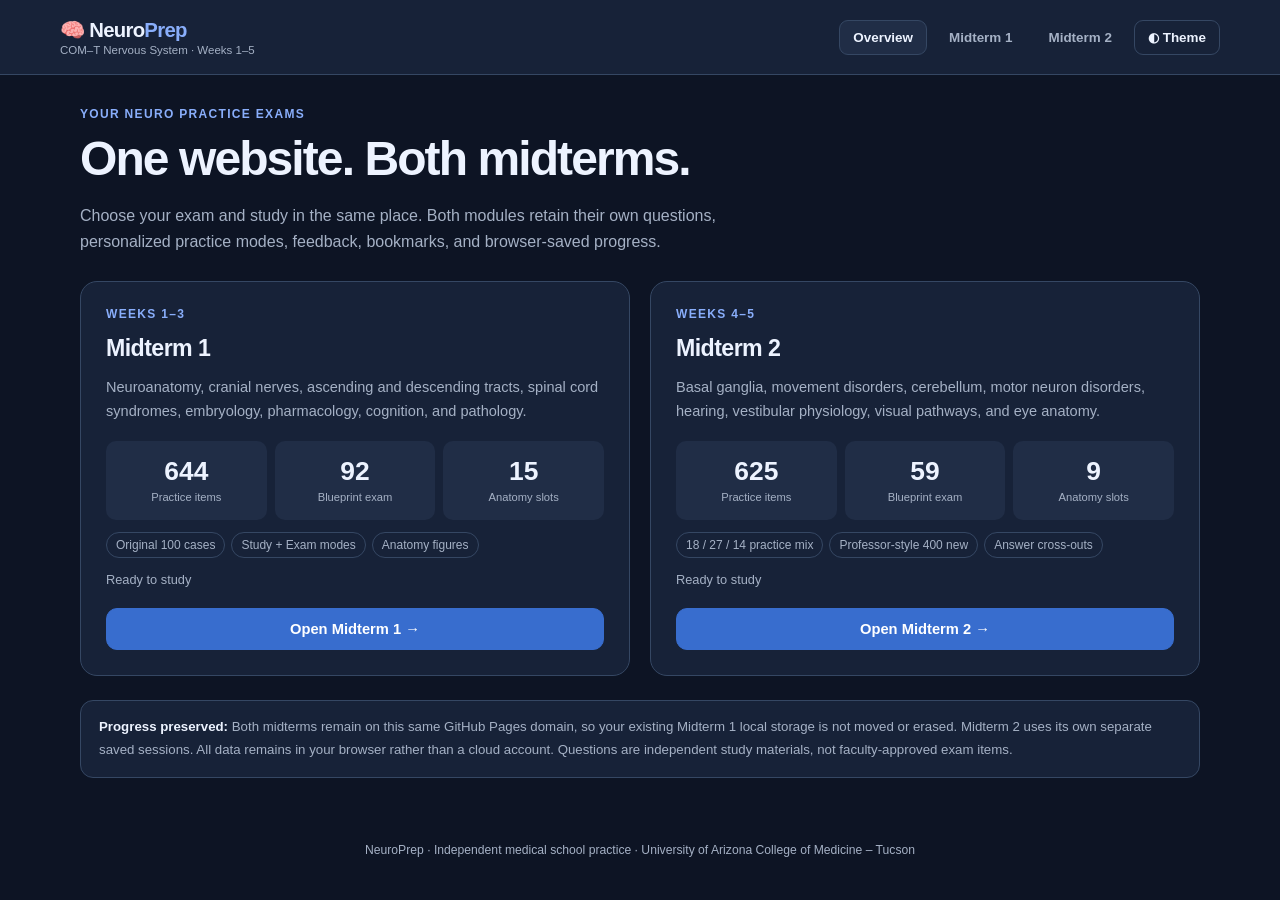
<file: index.html>
<!doctype html><html lang="en"><head><meta charset="utf-8"><meta name="viewport" content="width=device-width,initial-scale=1"><meta name="theme-color" content="#111b2e"><meta name="description" content="NeuroPrep: one study hub for Nervous System Midterms 1 and 2."><title>NeuroPrep | Study Hub</title>
<style>
:root{font-family:Inter,-apple-system,BlinkMacSystemFont,"Segoe UI",Arial,sans-serif;color-scheme:dark;--bg:#0d1424;--panel:#172238;--panel2:#202d46;--text:#edf3ff;--muted:#a5b1c5;--border:#354763;--accent:#89aefb}
:root[data-theme=light]{color-scheme:light;--bg:#f4f7fc;--panel:#fff;--panel2:#edf2fa;--text:#172641;--muted:#61728a;--border:#d1dbea;--accent:#295dc5}
*{box-sizing:border-box}body{margin:0;background:var(--bg);color:var(--text)}button{cursor:pointer;font:inherit}a{color:inherit;text-decoration:none}.top{display:flex;align-items:center;justify-content:space-between;gap:20px;min-height:75px;padding:13px max(18px,calc((100% - 1160px)/2));border-bottom:1px solid var(--border);background:var(--panel);position:sticky;top:0;z-index:10}.brand{font-weight:850;font-size:1.27rem;letter-spacing:-.035em}.brand b{color:var(--accent)}.brand small{display:block;font-size:.72rem;color:var(--muted);font-weight:500;letter-spacing:0;margin-top:2px}.tabs{display:flex;gap:8px;flex-wrap:wrap;align-items:center}.tab,.theme{border-radius:9px;padding:9px 13px;border:1px solid transparent;color:var(--muted);background:transparent;font-size:.84rem;font-weight:680}.tab.active{border-color:var(--border);background:var(--panel2);color:var(--text)}.theme{border-color:var(--border);color:var(--text)}.tab:hover,.theme:hover{color:var(--text);background:var(--panel2)}
.container{max-width:1160px;margin:auto;padding:32px 20px 45px}.eyebrow{color:var(--accent);font-size:.75rem;font-weight:800;letter-spacing:.11em;text-transform:uppercase}h1{font-size:clamp(2rem,5vw,3rem);letter-spacing:-.04em;line-height:1.17;margin:10px 0 12px}h2{font-size:1.45rem;letter-spacing:-.025em;margin:2px 0}p{color:var(--muted);line-height:1.6}.lead{max-width:690px;font-size:1rem;margin-bottom:27px}.cards{display:grid;grid-template-columns:1fr 1fr;gap:20px}.card{border:1px solid var(--border);border-radius:17px;padding:25px;background:var(--panel);display:flex;flex-direction:column;gap:12px}.card p{font-size:.91rem;margin:0 0 6px;flex:1}.stats{display:grid;grid-template-columns:repeat(3,1fr);gap:8px}.stat{border-radius:10px;background:var(--panel2);padding:15px 7px;text-align:center}.stat strong{display:block;font-size:1.65rem}.stat small{font-size:.7rem;color:var(--muted)}.pills{display:flex;flex-wrap:wrap;gap:6px}.pill{border:1px solid var(--border);border-radius:999px;color:var(--muted);font-size:.75rem;padding:5px 9px}.btn{border-radius:11px;padding:12px 15px;background:#386dce;border:1px solid #386dce;color:#fff;font-weight:750;font-size:.92rem}.btn:hover{filter:brightness(1.12)}.note{margin-top:24px;border:1px solid var(--border);background:var(--panel);border-radius:13px;padding:15px 18px;color:var(--muted);font-size:.83rem;line-height:1.7}.note strong{color:var(--text)}.status{font-size:.8rem!important;color:var(--muted)}.stage{display:none}.stage.visible{display:block}.stagebar{display:flex;gap:10px;align-items:center;justify-content:space-between;flex-wrap:wrap;padding:13px max(18px,calc((100% - 1160px)/2));border-bottom:1px solid var(--border)}.stagelabel{font-size:.92rem;font-weight:750}.sub{font-size:.75rem;color:var(--muted)}.full{font-size:.81rem;font-weight:700;color:var(--accent)}iframe{display:block;border:0;width:100%;height:calc(100vh - 129px);min-height:500px;background:var(--bg)}footer{text-align:center;font-size:.76rem;color:var(--muted);padding:20px 12px}
@media(max-width:730px){.top{position:static;align-items:flex-start;flex-direction:column;gap:10px;padding:12px 14px}.container{padding:24px 14px}.cards{grid-template-columns:1fr}.card{padding:19px}.tab{padding:7px 9px;font-size:.81rem}.stagebar{padding:10px 14px}iframe{height:calc(100vh - 180px)}}
</style></head><body>
<header class="top"><a class="brand" href="#home">🧠 Neuro<b>Prep</b><small>COM–T Nervous System · Weeks 1–5</small></a><nav class="tabs" aria-label="Select exam"><button type="button" class="tab" data-view="home">Overview</button><button type="button" class="tab" data-view="midterm1">Midterm 1</button><button type="button" class="tab" data-view="midterm2">Midterm 2</button><button type="button" class="theme" id="theme">◐ Theme</button></nav></header>
<main>
<section id="overview" class="container"><div class="eyebrow">Your neuro practice exams</div><h1>One website. Both midterms.</h1><p class="lead">Choose your exam and study in the same place. Both modules retain their own questions, personalized practice modes, feedback, bookmarks, and browser-saved progress.</p>
<div class="cards">
<article class="card"><div class="eyebrow">Weeks 1–3</div><h2>Midterm 1</h2><p>Neuroanatomy, cranial nerves, ascending and descending tracts, spinal cord syndromes, embryology, pharmacology, cognition, and pathology.</p><div class="stats"><div class="stat"><strong>644</strong><small>Practice items</small></div><div class="stat"><strong>92</strong><small>Blueprint exam</small></div><div class="stat"><strong>15</strong><small>Anatomy slots</small></div></div><div class="pills"><span class="pill">Original 100 cases</span><span class="pill">Study + Exam modes</span><span class="pill">Anatomy figures</span></div><p id="m1status" class="status"></p><button type="button" class="btn" data-view="midterm1">Open Midterm 1 →</button></article>
<article class="card"><div class="eyebrow">Weeks 4–5</div><h2>Midterm 2</h2><p>Basal ganglia, movement disorders, cerebellum, motor neuron disorders, hearing, vestibular physiology, visual pathways, and eye anatomy.</p><div class="stats"><div class="stat"><strong>625</strong><small>Practice items</small></div><div class="stat"><strong>59</strong><small>Blueprint exam</small></div><div class="stat"><strong>9</strong><small>Anatomy slots</small></div></div><div class="pills"><span class="pill">18 / 27 / 14 practice mix</span><span class="pill">Professor-style 400 new</span><span class="pill">Answer cross-outs</span></div><p id="m2status" class="status"></p><button type="button" class="btn" data-view="midterm2">Open Midterm 2 →</button></article>
</div><div class="note"><strong>Progress preserved:</strong> Both midterms remain on this same GitHub Pages domain, so your existing Midterm 1 local storage is not moved or erased. Midterm 2 uses its own separate saved sessions. All data remains in your browser rather than a cloud account. Questions are independent study materials, not faculty-approved exam items.</div></section>
<section id="stage" class="stage" aria-label="Practice module"><div class="stagebar"><div class="stagelabel" id="stagelabel">Midterm 1 <span class="sub">• Separate question bank, shared study hub</span></div><div><a class="full" id="full" href="./midterm1.html" target="_blank" rel="noopener">Open in full page ↗</a> <button type="button" class="theme" data-view="home">All exams</button></div></div><iframe id="practice" title="NeuroPrep practice session" loading="eager"></iframe></section>
</main><footer>NeuroPrep · Independent medical school practice · University of Arizona College of Medicine – Tucson</footer>
<script>
(function(){
var root=document.documentElement,valid={home:1,midterm1:1,midterm2:1},tabs=document.querySelectorAll("[data-view]"),frame=document.getElementById("practice"),stage=document.getElementById("stage"),overview=document.getElementById("overview"),full=document.getElementById("full");
try{if(localStorage.getItem("neuroprep-hub-theme")==="light")root.dataset.theme="light"}catch(e){}
function progress(key,id){try{var st=JSON.parse(localStorage.getItem(key)||"null"),node=document.getElementById(id);if(!st){node.textContent="Ready to study";return}var n=Array.isArray(st.history)?st.history.length:0;node.textContent=(n?n+" completed session"+(n===1?"":"s"):"Progress saved on this device")+(st.active&&!st.active.finished?" · Unfinished session available":"")}catch(e){}}
function show(name){if(!valid[name])name="home";var isHome=name==="home";overview.hidden=!isHome;stage.classList.toggle("visible",!isHome);for(var i=0;i<tabs.length;i++){var t=tabs[i],active=t.dataset.view===name;t.classList.toggle("active",active);if(active)t.setAttribute("aria-current","page");else t.removeAttribute("aria-current")}
if(!isHome){var url=name==="midterm1"?"./midterm1.html":"./midterm2.html";if(frame.getAttribute("src")!==url)frame.setAttribute("src",url);full.href=url;document.getElementById("stagelabel").textContent=(name==="midterm1"?"Midterm 1 · Weeks 1–3":"Midterm 2 · Weeks 4–5")+" · Separate bank, shared study hub"}else{progress("neuroprep-midterm-v1","m1status");progress("neuroprep-midterm2-v1","m2status")}
document.title=isHome?"NeuroPrep | Study Hub":"NeuroPrep | "+(name==="midterm1"?"Midterm 1":"Midterm 2");
}
function getName(){var n=location.hash.replace("#","");return valid[n]?n:"home"}
for(var i=0;i<tabs.length;i++)tabs[i].addEventListener("click",function(){location.hash=this.dataset.view;show(this.dataset.view)});
window.addEventListener("hashchange",function(){show(getName())});
document.getElementById("theme").addEventListener("click",function(){root.dataset.theme=root.dataset.theme==="light"?"dark":"light";try{localStorage.setItem("neuroprep-hub-theme",root.dataset.theme)}catch(e){}});
show(getName());
})();
</script></body></html>
</file>
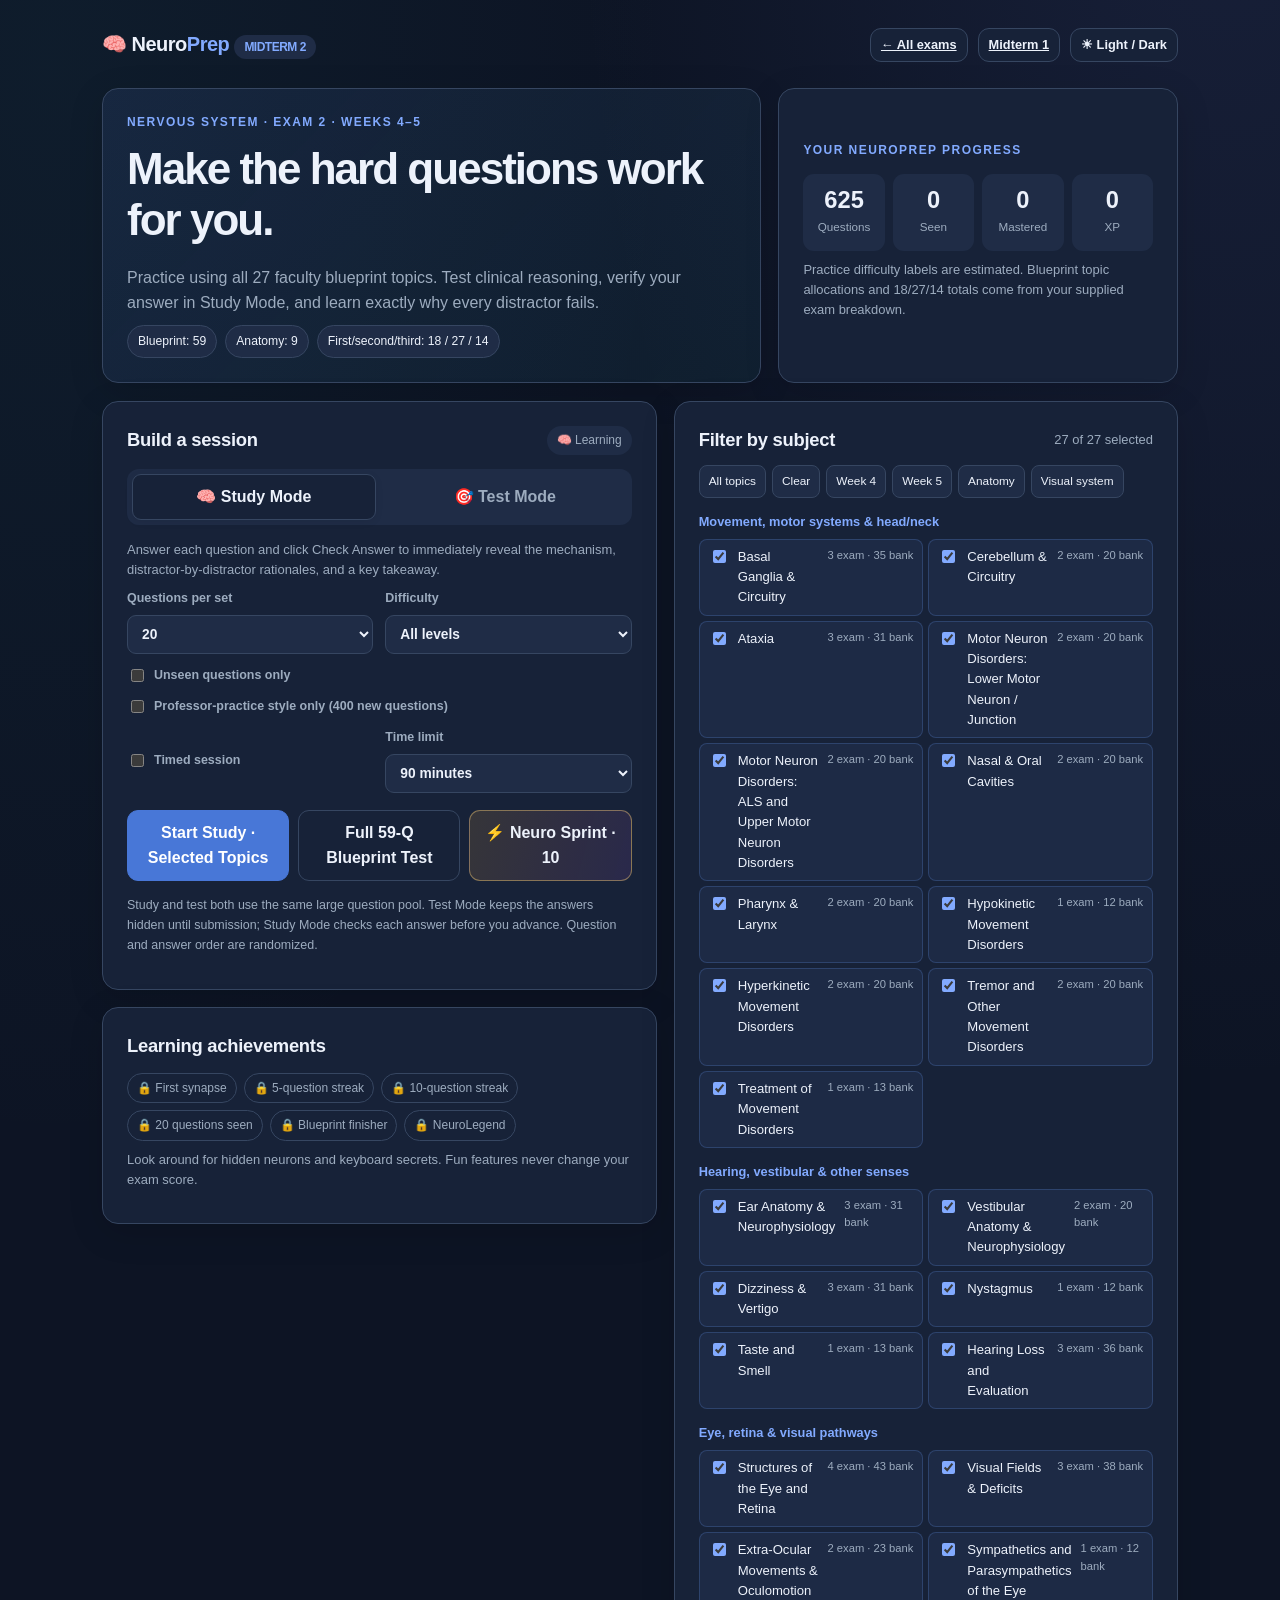
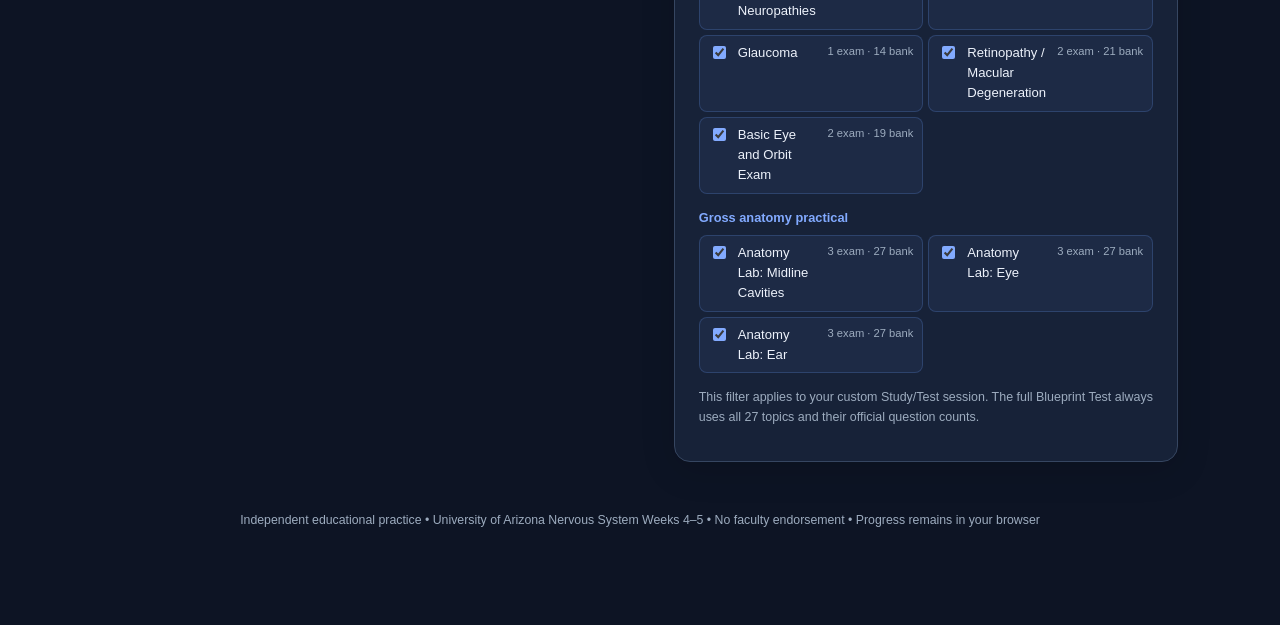
<file: midterm2.html>
<!doctype html>
<html lang="en"><head><meta charset="utf-8"><meta name="viewport" content="width=device-width,initial-scale=1">
<title>NeuroPrep | Nervous System Midterm 2</title><meta name="theme-color" content="#10182c">
<style>
:root{font-family:Inter,-apple-system,BlinkMacSystemFont,"Segoe UI",Arial,sans-serif;color-scheme:dark;--bg:#0d1424;--panel:#172238;--panel2:#1f2c46;--text:#edf2fb;--muted:#9dacbf;--border:#364661;--accent:#82aaff;--good:#68d3a5;--bad:#ff899c;--shadow:0 9px 35px #0002}
body.light{color-scheme:light;--bg:#f4f7fc;--panel:#fff;--panel2:#edf2fa;--text:#17243c;--muted:#59677f;--border:#d4dce9;--accent:#285fc9;--good:#087752;--bad:#c23757;--shadow:0 7px 25px #17243c10}
*{box-sizing:border-box}body{margin:0;background:var(--bg);color:var(--text);line-height:1.55}button,select{font:inherit}button{cursor:pointer}a{color:var(--accent)}.shell{max-width:1120px;padding:28px 22px 75px;margin:auto}nav{display:flex;align-items:center;justify-content:space-between;gap:15px;flex-wrap:wrap;margin-bottom:26px}.brand{font-size:1.25rem;font-weight:850;letter-spacing:-.025em}.brand span{color:var(--accent)}.nav-actions{display:flex;gap:9px;align-items:center;flex-wrap:wrap}.btn{border-radius:11px;border:1px solid var(--border);color:var(--text);background:var(--panel);padding:10px 14px;font-weight:650}.btn:hover{border-color:var(--accent)}.btn.primary{background:#376bd3;border-color:#376bd3;color:#fff}.btn.red{background:transparent;color:var(--bad)}.btn.sm{font-size:.8rem;padding:6px 10px}.btn:disabled{opacity:.45;cursor:not-allowed}.panel{border:1px solid var(--border);border-radius:16px;background:var(--panel);box-shadow:var(--shadow);padding:24px}.hero{display:grid;grid-template-columns:1.6fr 1fr;gap:20px;align-items:stretch;margin-bottom:19px}.eyebrow{font-size:.75rem;font-weight:800;letter-spacing:.13em;text-transform:uppercase;color:var(--accent)}h1{font-size:clamp(1.7rem,3.5vw,2.7rem);letter-spacing:-.045em;line-height:1.15;margin:10px 0}h2{font-size:1.15rem;margin:0 0 10px;letter-spacing:-.015em}p{margin:9px 0;color:var(--muted)}.hero p{max-width:620px}.metrics{display:grid;grid-template-columns:repeat(3,1fr);gap:8px}.metric{background:var(--panel2);border-radius:12px;text-align:center;padding:17px 7px}.metric strong{font-size:1.8rem;display:block;line-height:1.2}.metric small{color:var(--muted);font-size:.75rem}.flex{display:flex;align-items:center;gap:10px;flex-wrap:wrap}.between{justify-content:space-between}.grid{display:grid;grid-template-columns:1fr 1fr;gap:18px}.count{color:var(--muted);font-size:.85rem}.quiet{font-size:.81rem;color:var(--muted)}.chips{display:flex;gap:8px;flex-wrap:wrap}.chip{border:1px solid var(--border);background:var(--panel2);padding:6px 10px;border-radius:100px;font-size:.76rem}.topic-list{display:grid;grid-template-columns:1fr 1fr;gap:7px}.topic{display:flex;gap:9px;align-items:start;padding:8px;border-radius:8px;cursor:pointer;font-size:.82rem}.topic:hover{background:var(--panel2)}.topic input{accent-color:var(--accent);margin-top:4px}.topic small{color:var(--muted)}.topic span{flex:1}.notice{border-left:3px solid var(--accent);padding:11px 14px;background:var(--panel2);border-radius:8px;font-size:.82rem;color:var(--muted);margin-top:16px}
.card-main{max-width:870px;margin:auto}.progress{height:9px;border-radius:100px;background:var(--panel2);overflow:hidden;margin:13px 0 19px}.progress div{height:100%;background:#6b9df4;transition:width .2s}.question-head{display:flex;justify-content:space-between;gap:9px;align-items:center;flex-wrap:wrap;margin-bottom:16px}.qstem{font-size:1rem;line-height:1.75;font-weight:620;white-space:pre-line;color:var(--text);margin:0 0 19px}.option{display:flex;align-items:stretch;gap:8px;margin:9px 0}.choice{display:flex;gap:12px;align-items:start;text-align:left;flex:1;border:1px solid var(--border);background:var(--panel2);border-radius:12px;padding:12px 13px;color:var(--text);font-size:.88rem;line-height:1.5}.choice strong{color:var(--accent);min-width:20px}.choice.selected{outline:2px solid var(--accent)}.choice.correct{outline:2px solid var(--good)}.choice.wrong{outline:2px solid var(--bad)}.choice.crossed{opacity:.43;text-decoration:line-through}.strike{min-width:33px;border:1px solid var(--border);border-radius:9px;background:transparent;color:var(--muted);font-size:.85rem}.feedback{padding:15px;border:1px solid var(--border);border-radius:11px;background:var(--panel2);margin:17px 0}.feedback b{color:var(--text)}.feedback p{color:var(--text);font-size:.85rem}.whyline{font-size:.81rem;margin-top:7px;color:var(--muted)}.whyline strong{color:var(--accent)}.hint{margin-top:12px;color:var(--muted);font-size:.83rem}.toolrow{display:flex;justify-content:space-between;align-items:center;gap:10px;flex-wrap:wrap;margin-top:22px}.pill{background:var(--panel2);border-radius:100px;padding:5px 10px;font-size:.75rem;color:var(--muted)}.figure{background:#fff;border-radius:12px;padding:14px;margin:16px 0;border:1px solid #d6dfed;text-align:center;color:#30435d}.figure svg{max-width:100%;height:auto}.figure figcaption{font-size:.73rem;margin-top:8px}.result-grid{display:grid;grid-template-columns:repeat(3,1fr);gap:10px;margin:16px 0}.review-row{border-top:1px solid var(--border);padding:12px 0}.review-row b{font-size:.86rem}.review-row p{font-size:.79rem}.footer{text-align:center;color:var(--muted);font-size:.77rem;margin-top:32px}.hidden{display:none!important}
@media(max-width:740px){.shell{padding:16px 13px 50px}.hero,.grid{grid-template-columns:1fr}.panel{padding:17px}.topic-list{grid-template-columns:1fr}.metrics{grid-template-columns:repeat(3,1fr)}.qstem{font-size:.9rem}.result-grid{grid-template-columns:1fr 1fr}.toolrow{align-items:stretch}}
</style><link rel="stylesheet" href="midterm2-v2.css?v=20261120"></head><body><div class="shell"><nav><div class="brand">🧠 Neuro<span>Prep</span> <span class="pill">MIDTERM 2</span></div><div class="nav-actions"><a class="btn sm" href="./" target="_top">← All exams</a><a class="btn sm" href="./midterm1.html" target="_top">Midterm 1</a><button class="btn sm" id="theme" type="button">☀︎ Light / Dark</button></div></nav><main id="app"></main><div class="footer">Independent educational practice • University of Arizona Nervous System Weeks 4–5 • No faculty endorsement • Progress remains in your browser</div></div>
<script src="midterm2-questions.js?v=20261118"></script>
<script src="midterm2-week5.js?v=20261118"></script>
<script src="midterm2-practical.js?v=20261118"></script>
<script src="midterm2-extra-motor.js?v=20261120"></script>
<script src="midterm2-extra-motor2.js?v=20261120"></script>
<script src="midterm2-extra-auditory.js?v=20261120"></script>
<script src="midterm2-extra-vision.js?v=20261120"></script>
<script src="midterm2-extra-clinical.js?v=20261120"></script>
<script src="midterm2-prof-helper.js?v=20261121"></script>
<script src="midterm2-prof-motor-a.js?v=20261121"></script>
<script src="midterm2-prof-motor-b.js?v=20261121"></script>
<script src="midterm2-prof-auditory.js?v=20261121"></script>
<script src="midterm2-prof-visual-a.js?v=20261121"></script>
<script src="midterm2-prof-visual-b.js?v=20261121"></script>
<script src="midterm2-prof-anatomy.js?v=20261121"></script>
<script src="midterm2-app-v2.js?v=20261121"></script>
</body></html>
</file>
<file: midterm2-v2.css>
/* NeuroPrep Midterm 2 v2: visual refresh and interactive practice dashboard. */
:root{--pink:#e9a3ed;--gold:#e6be71;--glass:rgba(255,255,255,.025)}
body.light{--pink:#a238a7;--gold:#925d09;--glass:rgba(27,85,155,.035)}
html{scroll-behavior:smooth}
body{background:radial-gradient(ellipse at 96% -10%,rgba(103,119,214,.12),transparent 38%),radial-gradient(ellipse at 4% 3%,rgba(44,176,184,.055),transparent 36%),var(--bg)}
.nav-actions{gap:10px}.brand{user-select:none;cursor:pointer}
.app-kicker{font-size:.75rem;letter-spacing:.12em;color:var(--accent);text-transform:uppercase;font-weight:850}
.hero-v2{display:grid;grid-template-columns:minmax(0,1.65fr) minmax(0,1fr);gap:17px;margin-bottom:18px}
.hero-v2 .panel{display:flex;flex-direction:column;justify-content:center;min-width:0;overflow:hidden}
.hero-v2 h1{font-size:clamp(1.7rem,4vw,2.75rem);line-height:1.16;letter-spacing:-.045em;margin:12px 0}
.mini-glow{background:linear-gradient(135deg,rgba(85,118,212,.12),rgba(37,169,170,.07))}
.metric .main-num{font-weight:850;font-size:1.85rem;line-height:1.15;letter-spacing:-.04em}
.eyebrow{line-height:1.6}
.info-panel{display:flex;gap:9px;align-items:center;border:1px solid var(--border);border-radius:11px;background:var(--panel2);padding:10px 13px;color:var(--muted);font-size:.83rem}
.mode-tabs{display:grid;grid-template-columns:1fr 1fr;gap:7px;padding:5px;background:var(--panel2);border-radius:12px;margin:14px 0 15px}
.mode-tab{border:1px solid transparent;border-radius:9px;padding:10px 8px;font-weight:800;background:transparent;color:var(--muted)}
.mode-tab.active{border-color:var(--border);background:var(--panel);color:var(--text);box-shadow:0 2px 8px #0001}
.settings{display:grid;grid-template-columns:1fr 1fr;gap:12px}
.settings label,.checkline{font-size:.78rem;color:var(--muted);font-weight:700}
.settings select,.settings input[type=number]{display:block;width:100%;color:var(--text);background:var(--panel2);border:1px solid var(--border);border-radius:9px;padding:10px;font-size:.86rem;margin-top:6px}
.settings select:focus,.settings input:focus{outline:2px solid var(--accent)}
.settings .span2{grid-column:1/-1}.checkline{display:flex;align-items:center;gap:7px;font-size:.82rem}.checkline input{accent-color:var(--accent)}
.dashboard-grid{display:grid;grid-template-columns:minmax(0,1.1fr) minmax(0,1fr);gap:17px;align-items:start}
.dashboard-panel{margin-bottom:17px}
.row-actions{display:flex;gap:9px;flex-wrap:wrap;margin-top:17px}.row-actions .btn{flex:1;min-width:145px}
.btn.primary{background:#4877d7;border-color:#4877d7}
.btn.tertiary{background:transparent;border:1px dashed var(--border)}
.btn.challenge{border:1px solid rgba(230,190,113,.48);background:linear-gradient(105deg,rgba(216,157,62,.16),rgba(158,81,191,.14));color:var(--text)}
.btn:hover{transform:translateY(-1px);transition:transform .12s}
.btn:focus-visible,.choice:focus-visible,.strike:focus-visible{outline:2px solid var(--accent);outline-offset:2px}
.section-title{display:flex;align-items:center;justify-content:space-between;gap:10px;margin-bottom:11px}
.section-title h2{margin:0}
.topic-toolbar{display:flex;gap:6px;flex-wrap:wrap;margin-bottom:10px}
.topic-toolbar button{border:1px solid var(--border);background:var(--panel2);color:var(--text);font-size:.74rem;padding:6px 9px;border-radius:8px}
.topic-list{display:grid;grid-template-columns:1fr 1fr;gap:5px}
.topic{border:1px solid transparent;padding:7px 9px;border-radius:8px}
.topic input{margin-top:3px;flex:0 0 auto}
.topic:has(input:checked){border-color:rgba(95,140,219,.26);background:rgba(99,129,211,.085)}
.topic small{font-size:.7rem}
.group-header{font-size:.8rem;font-weight:800;color:var(--accent);margin:14px 0 7px}
.dashboard-footer{font-size:.78rem;color:var(--muted);margin-top:15px;line-height:1.6}
.stat-strip{display:grid;grid-template-columns:repeat(4,1fr);gap:8px}
.stat-tile{background:var(--panel2);border-radius:11px;padding:12px 10px;text-align:center}
.stat-tile strong{font-size:1.48rem;display:block;line-height:1.2}
.stat-tile span{font-size:.73rem;color:var(--muted)}
.review-topics{max-height:185px;overflow:auto;border-top:1px solid var(--border);margin-top:12px;padding-top:9px}
.review-topic{display:flex;justify-content:space-between;gap:10px;font-size:.8rem;color:var(--muted);padding:5px 0;border-bottom:1px solid rgba(127,138,158,.12)}
.review-topic strong{color:var(--text)}
.achievement-list{display:flex;gap:7px;flex-wrap:wrap;margin-top:12px}
.achievement{border:1px solid var(--border);border-radius:999px;padding:5px 9px;color:var(--muted);font-size:.75rem}
.achievement.unlocked{background:rgba(230,190,113,.095);border-color:rgba(230,190,113,.45);color:var(--gold)}
.card-main{max-width:920px}
.session-top{position:relative;display:flex;justify-content:space-between;align-items:center;gap:12px;flex-wrap:wrap;margin:0 0 12px}
.session-top .pill{font-weight:740}
.session-progress{display:flex;gap:10px;align-items:center;justify-content:space-between;margin:4px 0;color:var(--muted);font-size:.78rem}
.question-head{align-items:flex-start}
.question-tools{display:flex;gap:7px;flex-wrap:wrap}
.question-tools .btn{font-weight:650}
.qstem{font-size:.98rem;line-height:1.8;margin:15px 0 21px;font-weight:610;letter-spacing:.005em}
.option{margin:9px 0;align-items:stretch}
.choice{padding:13px 14px;min-height:48px;border-radius:10px}
.choice:hover:not(:disabled){border-color:var(--accent)}
.choice:disabled{cursor:default}
.choice.correct{background:rgba(70,171,123,.10)}
.choice.wrong{background:rgba(217,89,108,.09)}
.choice.crossed{text-decoration:line-through}
.strike{min-width:37px}
.feedback{border-radius:14px;padding:19px;background:var(--panel2);margin-top:21px}
.feedback p{font-size:.85rem;line-height:1.68}
.feedback .feedback-lead{font-size:.94rem;color:var(--text);font-weight:700}
.feedback .whyline{padding:7px 0;border-top:1px solid rgba(127,138,158,.18);font-size:.82rem;line-height:1.55}
.feedback .whyline span{font-weight:750;color:var(--text)}
.feedback .whyline.best span{color:var(--good)}
.feedback .whyline.chosen:not(.best) span{color:var(--bad)}
.feedback .takeaway{border-left:3px solid var(--accent);padding:10px 14px;background:rgba(110,152,225,.085);margin-top:12px;border-radius:5px}
.progress-dots{display:flex;gap:4px;flex-wrap:wrap;margin:10px 0 16px}
.progress-dot{min-width:18px;width:18px;height:10px;border-radius:20px;background:var(--border);border:none;padding:0}
.progress-dot.answered{background:#93b1f2}
.progress-dot.reviewed{background:var(--good)}
.progress-dot.current{outline:2px solid var(--accent);outline-offset:2px}
.progress-dot.flagged{background:var(--gold)}
.mini-hint{font-size:.84rem;background:rgba(133,168,244,.1);border-left:2px solid var(--accent);padding:11px;border-radius:8px;margin:13px 0}
.mini-hint[hidden]{display:none}
.result-list{display:grid;grid-template-columns:repeat(2,1fr);gap:10px;margin:18px 0}
.result-topic{padding:11px;background:var(--panel2);border-radius:9px}
.result-topic strong{color:var(--text)}.result-topic span{color:var(--muted);font-size:.78rem}
.review-row{background:var(--panel);margin:9px 0}
.progress-row{display:flex;align-items:center;justify-content:space-between;gap:10px}
.progress-row .btn{flex:0 0 auto}
#np-toast{position:fixed;bottom:24px;right:24px;max-width:340px;background:var(--panel);border:1px solid var(--accent);color:var(--text);padding:14px 17px;border-radius:13px;box-shadow:0 10px 30px #0004;z-index:50;font-size:.88rem;line-height:1.5;pointer-events:none;animation:toastin .22s ease-out}
@keyframes toastin{from{opacity:0;transform:translateY(12px)}to{opacity:1;transform:translateY(0)}}
.spark{pointer-events:none;position:fixed;z-index:45;font-size:18px;animation:sparkfly 1.3s ease-out forwards;opacity:0}
@keyframes sparkfly{0%{transform:translate(0,0) scale(.55);opacity:1}75%{opacity:1}100%{transform:translate(var(--dx),var(--dy)) rotate(var(--spin));opacity:0}}
.legend{display:inline-flex;align-items:center;gap:5px;font-size:.74rem;color:var(--muted)}
.legend i{display:inline-block;border-radius:50%;width:8px;height:8px;background:var(--accent)}
#np-fun-modal{position:fixed;inset:0;z-index:60;background:#010914ac;display:grid;place-items:center;padding:18px}
#np-fun-modal .panel{max-width:440px;width:100%;text-align:center}
#np-fun-modal h2{font-size:1.7rem}
#np-fun-modal .fun-emoji{font-size:3.2rem;margin:12px 0}
.footer{padding-bottom:20px}
@media(max-width:790px){.hero-v2,.dashboard-grid{grid-template-columns:1fr}.topic-list{grid-template-columns:1fr 1fr}.stat-strip{grid-template-columns:repeat(4,1fr)}}
@media(max-width:530px){.shell{padding:16px 12px 40px}.topic-list{grid-template-columns:1fr}.settings{grid-template-columns:1fr 1fr}.stat-strip{grid-template-columns:repeat(2,1fr)}.result-list{grid-template-columns:1fr}.qstem{font-size:.91rem}.feedback{padding:14px}.hero-v2 .panel{padding:19px}}
@media(prefers-reduced-motion:reduce){*,*::before,*::after{animation-duration:.001ms!important;transition-duration:.001ms!important;scroll-behavior:auto!important}}
</file>
